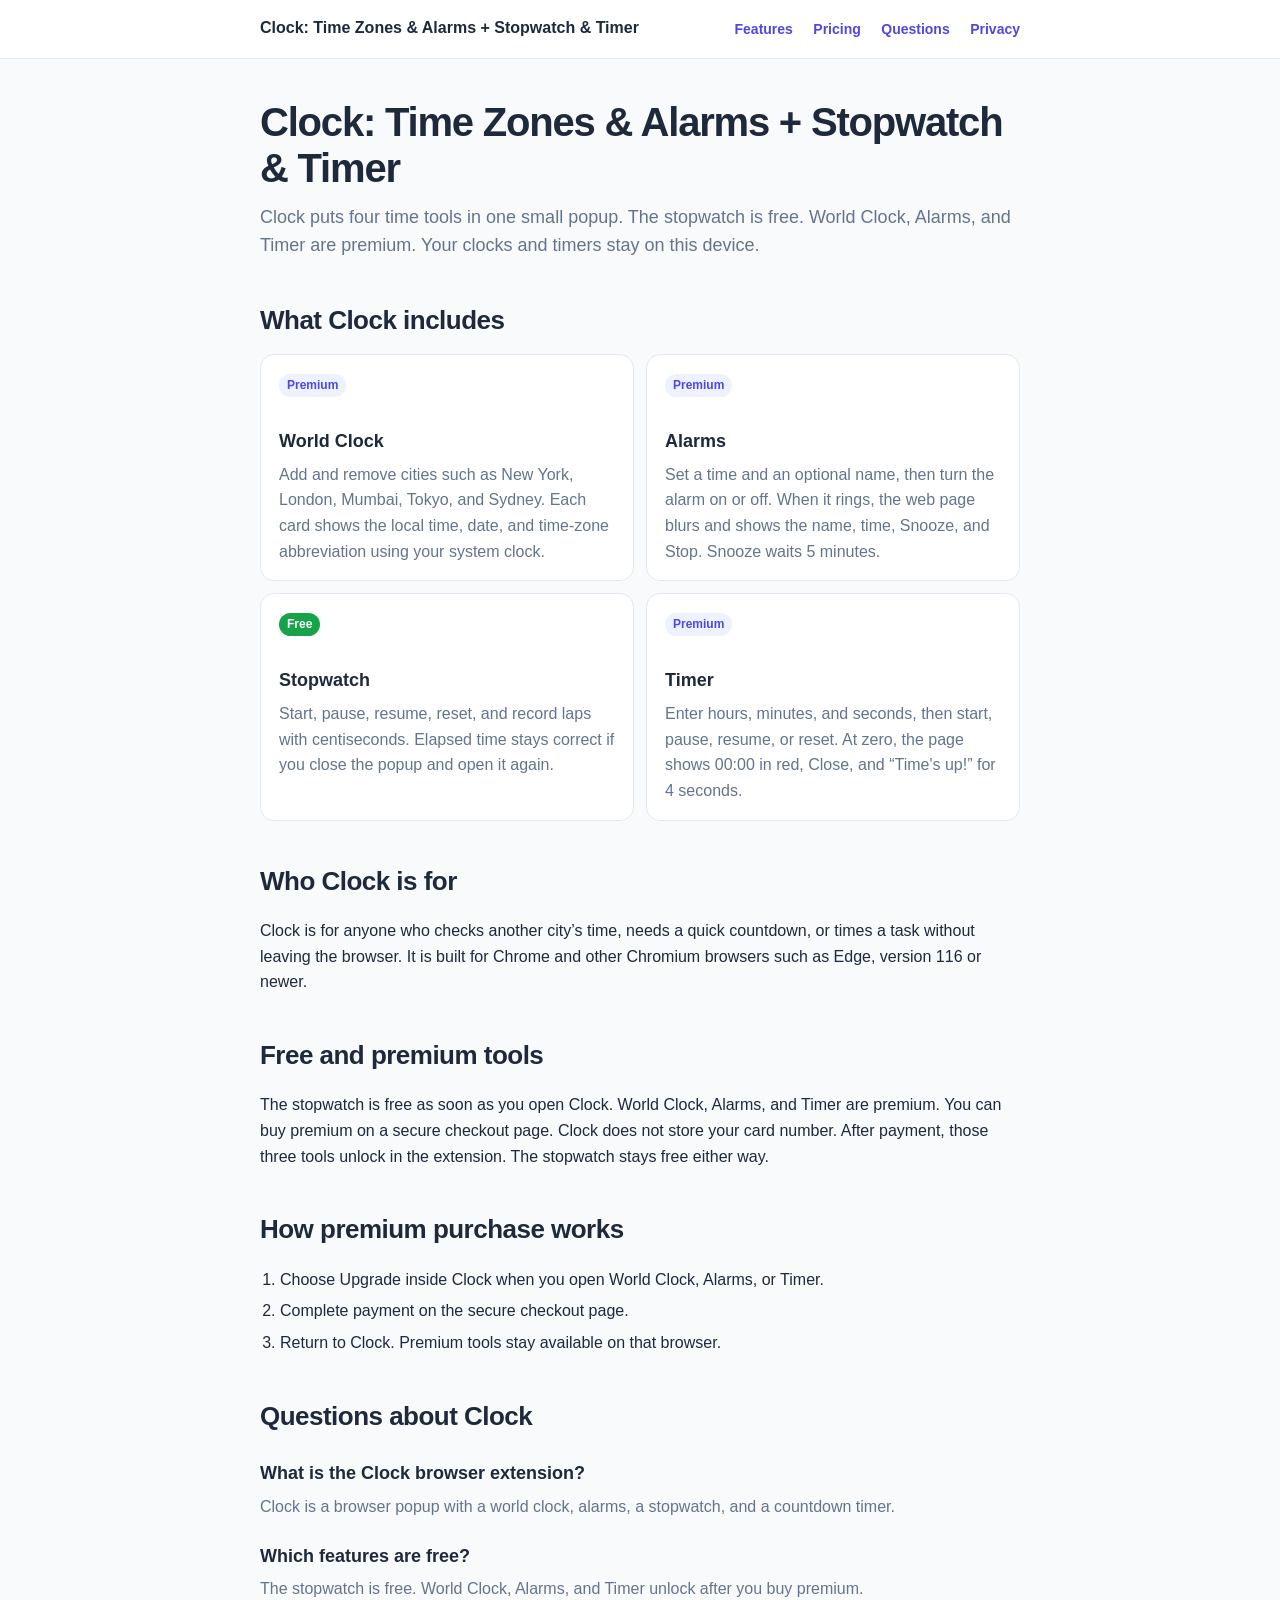
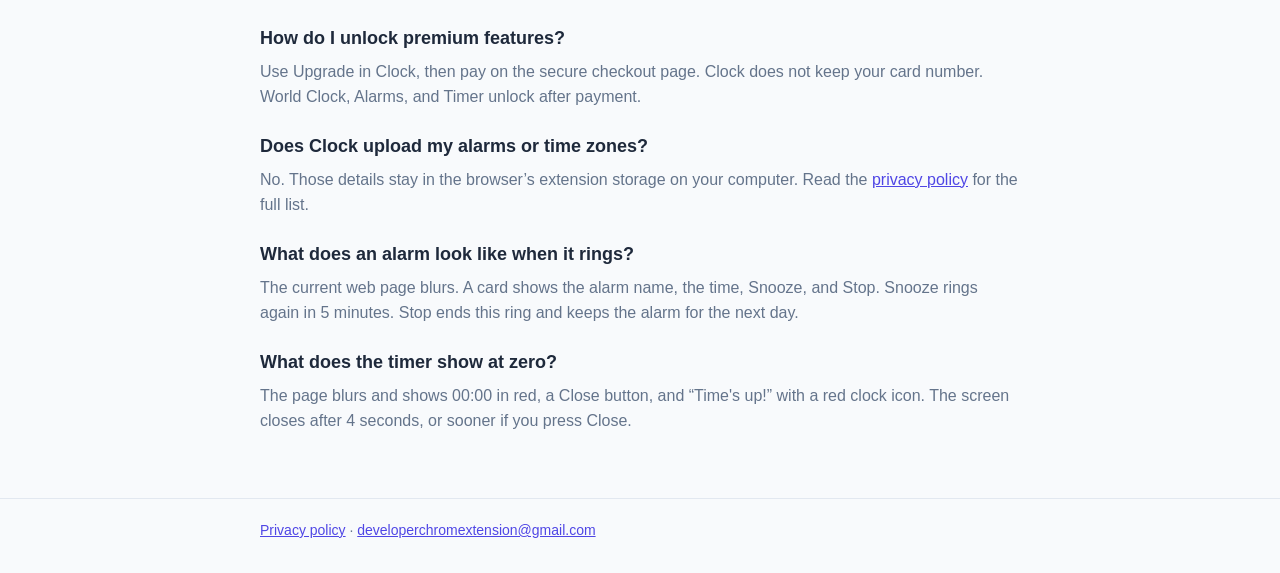
<file: index.html>
<!DOCTYPE html>
<html lang="en">
  <head>
    <meta charset="UTF-8" />
    <meta name="viewport" content="width=device-width, initial-scale=1" />
    <meta name="color-scheme" content="light dark" />
    <title>Clock: Time Zones &amp; Alarms + Stopwatch &amp; Timer</title>
    <meta
      name="description"
      content="Clock is a lightweight browser extension for world time zones, alarms, a free stopwatch, and a countdown timer. Times stay on your device."
    />
    <link rel="canonical" href="https://www.clockextension.site/" />
    <meta property="og:title" content="Clock: Time Zones &amp; Alarms + Stopwatch &amp; Timer" />
    <meta
      property="og:description"
      content="World clock, alarms, stopwatch, and timer in a small browser popup. Stopwatch is free. Other tools are premium."
    />
    <meta property="og:type" content="website" />
    <meta property="og:url" content="https://www.clockextension.site/" />
    <link rel="icon" href="icon48.png" />
    <link rel="stylesheet" href="site.css" />
    <script type="application/ld+json">
      {
        "@context": "https://schema.org",
        "@type": "SoftwareApplication",
        "name": "Clock: Time Zones & Alarms + Stopwatch & Timer",
        "applicationCategory": "BrowserApplication",
        "operatingSystem": "Chrome, Edge",
        "description": "A lightweight browser extension with a world clock, alarms, a stopwatch, and a countdown timer.",
        "offers": {
          "@type": "Offer",
          "price": "0",
          "priceCurrency": "USD",
          "description": "Stopwatch is free. World Clock, Alarms, and Timer are available with a premium purchase."
        },
        "url": "https://www.clockextension.site/"
      }
    </script>
    <script type="application/ld+json">
      {
        "@context": "https://schema.org",
        "@type": "FAQPage",
        "mainEntity": [
          {
            "@type": "Question",
            "name": "What is the Clock browser extension?",
            "acceptedAnswer": {
              "@type": "Answer",
              "text": "Clock is a browser popup with four tools: a world clock, alarms, a stopwatch, and a countdown timer."
            }
          },
          {
            "@type": "Question",
            "name": "Which Clock features are free?",
            "acceptedAnswer": {
              "@type": "Answer",
              "text": "The stopwatch is free. World Clock, Alarms, and Timer unlock after a premium purchase."
            }
          },
          {
            "@type": "Question",
            "name": "How do I unlock premium features?",
            "acceptedAnswer": {
              "@type": "Answer",
              "text": "Premium is purchased through a secure checkout page. Clock does not store your card number. After payment, World Clock, Alarms, and Timer unlock. The stopwatch stays free."
            }
          },
          {
            "@type": "Question",
            "name": "Does Clock upload my alarms or time zones?",
            "acceptedAnswer": {
              "@type": "Answer",
              "text": "No. Selected time zones, alarms, stopwatch state, and timer state stay in browser extension storage on your device."
            }
          },
          {
            "@type": "Question",
            "name": "What happens when an alarm or timer finishes?",
            "acceptedAnswer": {
              "@type": "Answer",
              "text": "An alarm blurs the open web page and shows the alarm name, time, Snooze, and Stop. A finished timer blurs the page, shows 00:00 in red, a Close button, and Time's up, then closes after 4 seconds."
            }
          }
        ]
      }
    </script>
  </head>
  <body>
    <header class="site">
      <div class="wrap">
        <a class="brand" href="./">Clock: Time Zones &amp; Alarms + Stopwatch &amp; Timer</a>
        <nav aria-label="Site">
          <a href="#features">Features</a>
          <a href="pricing.html">Pricing</a>
          <a href="#questions">Questions</a>
          <a href="privacy.html">Privacy</a>
        </nav>
      </div>
    </header>

    <main class="wrap">
      <h1>Clock: Time Zones &amp; Alarms + Stopwatch &amp; Timer</h1>
      <p class="lead">
        Clock puts four time tools in one small popup. The stopwatch is free.
        World Clock, Alarms, and Timer are premium. Your clocks and timers stay on this device.
      </p>

      <h2 id="features">What Clock includes</h2>
      <div class="grid two">
        <article class="card">
          <span class="tag">Premium</span>
          <h3>World Clock</h3>
          <p>
            Add and remove cities such as New York, London, Mumbai, Tokyo, and Sydney.
            Each card shows the local time, date, and time-zone abbreviation using your system clock.
          </p>
        </article>
        <article class="card">
          <span class="tag">Premium</span>
          <h3>Alarms</h3>
          <p>
            Set a time and an optional name, then turn the alarm on or off. When it rings, the web page blurs and shows the name, time, Snooze, and Stop. Snooze waits 5 minutes.
          </p>
        </article>
        <article class="card">
          <span class="tag free">Free</span>
          <h3>Stopwatch</h3>
          <p>
            Start, pause, resume, reset, and record laps with centiseconds. Elapsed time stays correct if you close the popup and open it again.
          </p>
        </article>
        <article class="card">
          <span class="tag">Premium</span>
          <h3>Timer</h3>
          <p>
            Enter hours, minutes, and seconds, then start, pause, resume, or reset. At zero, the page shows 00:00 in red, Close, and “Time's up!” for 4 seconds.
          </p>
        </article>
      </div>

      <h2>Who Clock is for</h2>
      <p>
        Clock is for anyone who checks another city’s time, needs a quick countdown, or times a task without leaving the browser. It is built for Chrome and other Chromium browsers such as Edge, version 116 or newer.
      </p>

      <h2>Free and premium tools</h2>
      <p>
        The stopwatch is free as soon as you open Clock. World Clock, Alarms, and Timer are premium. You can buy premium on a secure checkout page. Clock does not store your card number. After payment, those three tools unlock in the extension. The stopwatch stays free either way.
      </p>

      <h2>How premium purchase works</h2>
      <ol>
        <li>Choose Upgrade inside Clock when you open World Clock, Alarms, or Timer.</li>
        <li>Complete payment on the secure checkout page.</li>
        <li>Return to Clock. Premium tools stay available on that browser.</li>
      </ol>

      <h2 id="questions">Questions about Clock</h2>

      <h3>What is the Clock browser extension?</h3>
      <p class="answer">
        Clock is a browser popup with a world clock, alarms, a stopwatch, and a countdown timer.
      </p>

      <h3>Which features are free?</h3>
      <p class="answer">
        The stopwatch is free. World Clock, Alarms, and Timer unlock after you buy premium.
      </p>

      <h3>How do I unlock premium features?</h3>
      <p class="answer">
        Use Upgrade in Clock, then pay on the secure checkout page. Clock does not keep your card number. World Clock, Alarms, and Timer unlock after payment.
      </p>

      <h3>Does Clock upload my alarms or time zones?</h3>
      <p class="answer">
        No. Those details stay in the browser’s extension storage on your computer. Read the <a href="privacy.html">privacy policy</a> for the full list.
      </p>

      <h3>What does an alarm look like when it rings?</h3>
      <p class="answer">
        The current web page blurs. A card shows the alarm name, the time, Snooze, and Stop. Snooze rings again in 5 minutes. Stop ends this ring and keeps the alarm for the next day.
      </p>

      <h3>What does the timer show at zero?</h3>
      <p class="answer">
        The page blurs and shows 00:00 in red, a Close button, and “Time's up!” with a red clock icon. The screen closes after 4 seconds, or sooner if you press Close.
      </p>
    </main>

    <footer class="site">
      <div class="wrap">
        <a href="privacy.html">Privacy policy</a>
        · <a href="mailto:developerchromextension@gmail.com">developerchromextension@gmail.com</a>
      </div>
    </footer>
  </body>
</html>
</file>
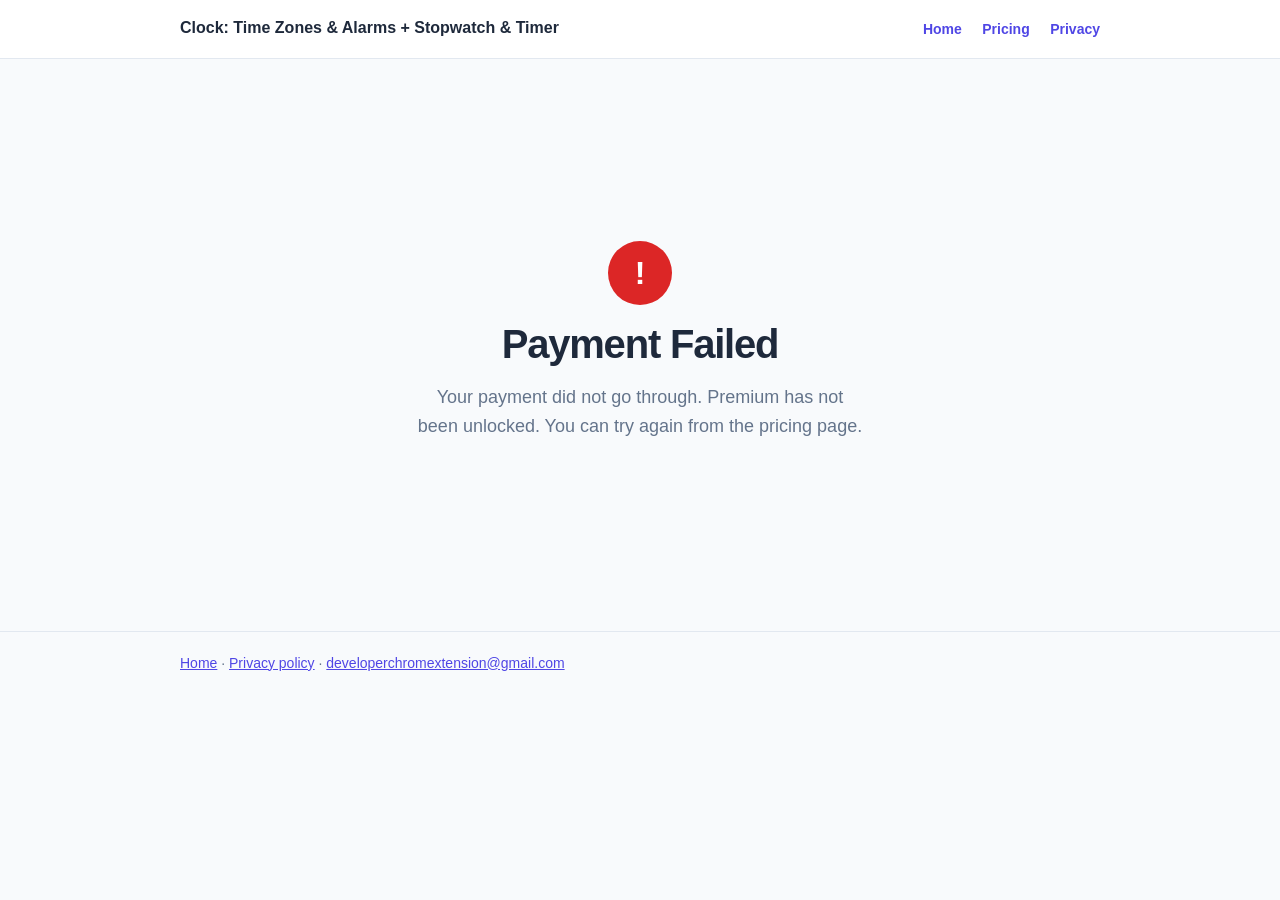
<file: failed.html>
<!DOCTYPE html>
<html lang="en">
  <head>
    <meta charset="UTF-8" />
    <meta name="viewport" content="width=device-width, initial-scale=1" />
    <meta name="color-scheme" content="light dark" />
    <meta name="robots" content="noindex" />
    <title>Payment failed — Clock</title>
    <link rel="canonical" href="https://www.clockextension.site/failed.html" />
    <link rel="icon" href="icon48.png" />
    <link rel="stylesheet" href="site.css" />
  </head>
  <body>
    <header class="site">
      <div class="wrap wide">
        <a class="brand" href="https://www.clockextension.site/">Clock: Time Zones &amp; Alarms + Stopwatch &amp; Timer</a>
        <nav aria-label="Site">
          <a href="https://www.clockextension.site/">Home</a>
          <a href="https://www.clockextension.site/pricing.html">Pricing</a>
          <a href="https://www.clockextension.site/privacy.html">Privacy</a>
        </nav>
      </div>
    </header>

    <main>
      <div class="wrap success">
        <div class="success-mark is-failed" aria-hidden="true">!</div>
        <h1>Payment Failed</h1>
        <p class="lead">
          Your payment did not go through. Premium has not been unlocked. You can try again from the pricing page.
        </p>
      </div>
    </main>

    <footer class="site">
      <div class="wrap wide">
        <a href="https://www.clockextension.site/">Home</a>
        · <a href="https://www.clockextension.site/privacy.html">Privacy policy</a>
        · <a href="mailto:developerchromextension@gmail.com">developerchromextension@gmail.com</a>
      </div>
    </footer>
  </body>
</html>
</file>
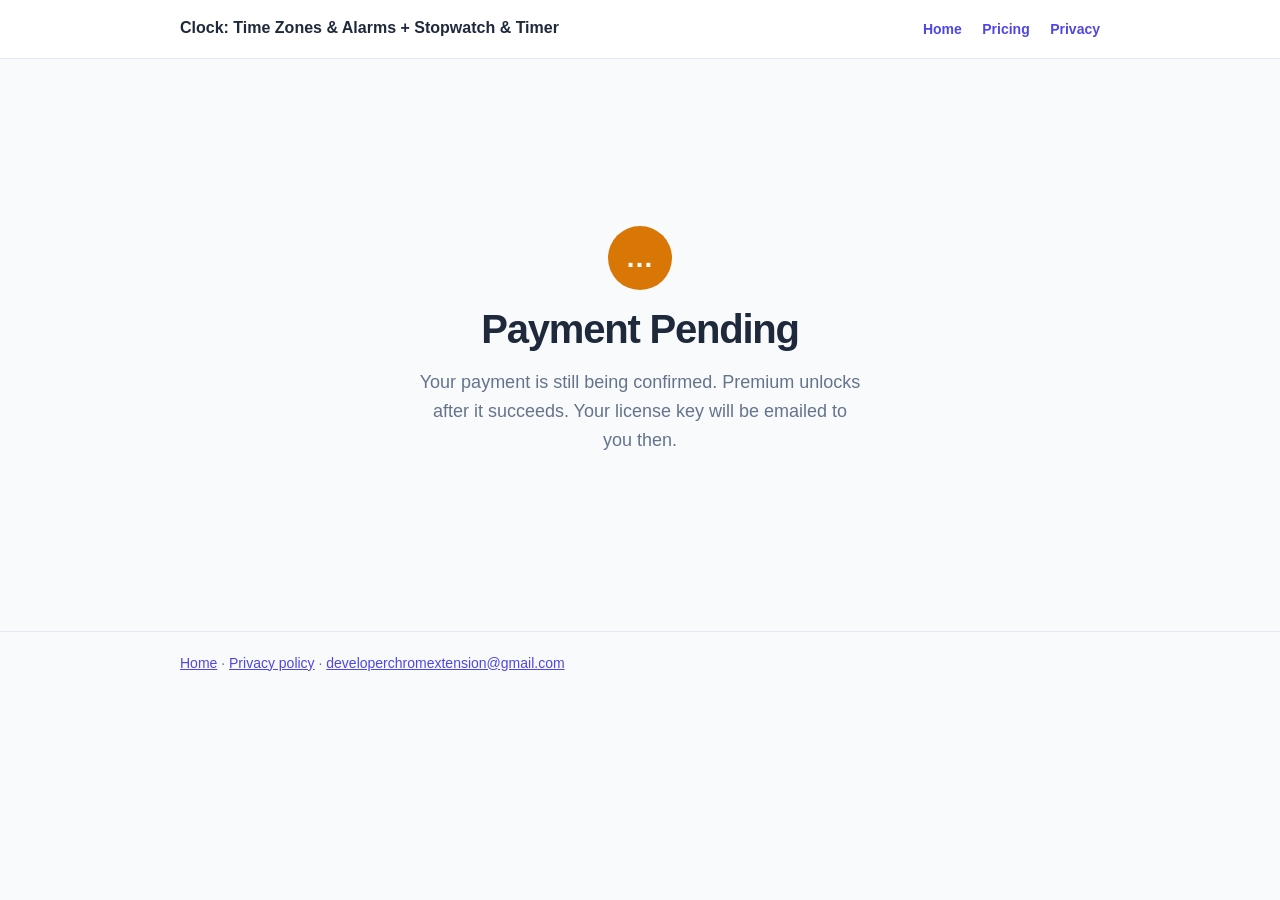
<file: pending.html>
<!DOCTYPE html>
<html lang="en">
  <head>
    <meta charset="UTF-8" />
    <meta name="viewport" content="width=device-width, initial-scale=1" />
    <meta name="color-scheme" content="light dark" />
    <meta name="robots" content="noindex" />
    <title>Payment pending — Clock</title>
    <link rel="canonical" href="https://www.clockextension.site/pending.html" />
    <link rel="icon" href="icon48.png" />
    <link rel="stylesheet" href="site.css" />
  </head>
  <body>
    <header class="site">
      <div class="wrap wide">
        <a class="brand" href="https://www.clockextension.site/">Clock: Time Zones &amp; Alarms + Stopwatch &amp; Timer</a>
        <nav aria-label="Site">
          <a href="https://www.clockextension.site/">Home</a>
          <a href="https://www.clockextension.site/pricing.html">Pricing</a>
          <a href="https://www.clockextension.site/privacy.html">Privacy</a>
        </nav>
      </div>
    </header>

    <main>
      <div class="wrap success">
        <div class="success-mark is-pending" aria-hidden="true">…</div>
        <h1>Payment Pending</h1>
        <p class="lead">
          Your payment is still being confirmed. Premium unlocks after it succeeds. Your license key will be emailed to you then.
        </p>
      </div>
    </main>

    <footer class="site">
      <div class="wrap wide">
        <a href="https://www.clockextension.site/">Home</a>
        · <a href="https://www.clockextension.site/privacy.html">Privacy policy</a>
        · <a href="mailto:developerchromextension@gmail.com">developerchromextension@gmail.com</a>
      </div>
    </footer>
  </body>
</html>
</file>
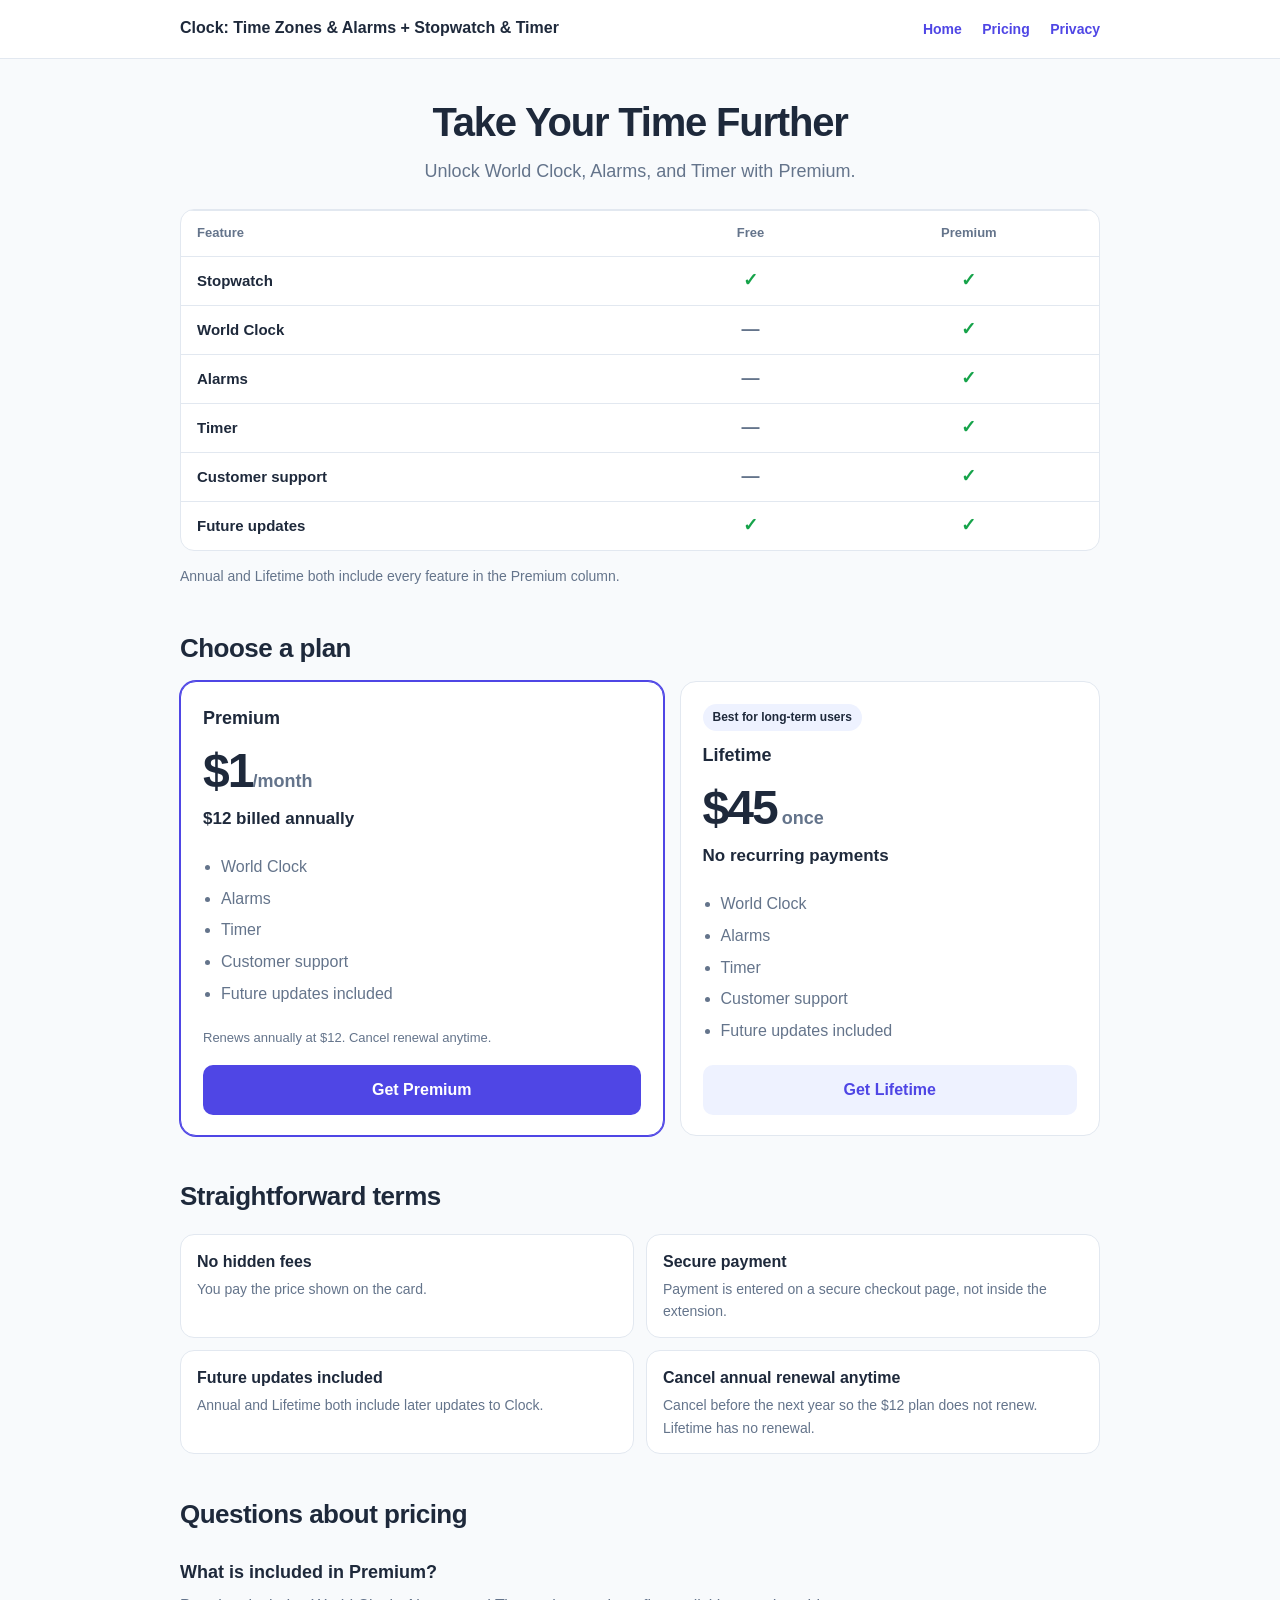
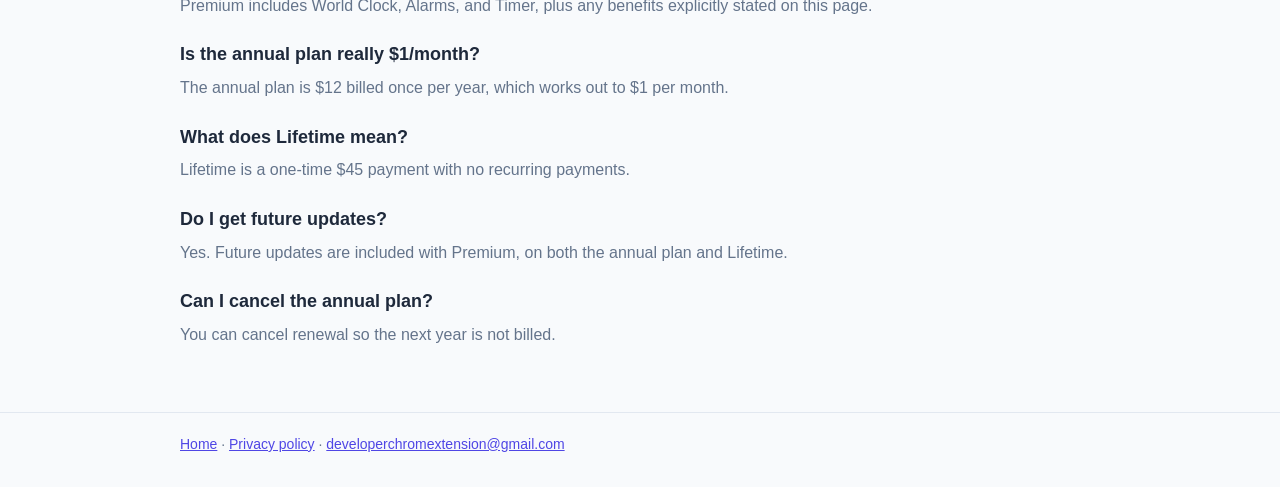
<file: pricing.html>
<!DOCTYPE html>
<html lang="en">
  <head>
    <meta charset="UTF-8" />
    <meta name="viewport" content="width=device-width, initial-scale=1" />
    <meta name="color-scheme" content="light dark" />
    <title>Clock Premium pricing — $12/year or $45 lifetime</title>
    <meta
      name="description"
      content="Clock Premium is shown as $1/month and billed at $12 for the year. Lifetime Premium is $45 once, with no recurring payments. The stopwatch stays free."
    />
    <link rel="canonical" href="https://www.clockextension.site/pricing.html" />
    <meta property="og:title" content="Clock Premium pricing" />
    <meta
      property="og:description"
      content="Premium is $1/month, billed at $12 for the year. Lifetime is $45 once."
    />
    <meta property="og:type" content="website" />
    <meta property="og:url" content="https://www.clockextension.site/pricing.html" />
    <link rel="icon" href="icon48.png" />
    <link rel="stylesheet" href="site.css" />
    <script type="application/ld+json">
      {
        "@context": "https://schema.org",
        "@type": "FAQPage",
        "mainEntity": [
          {
            "@type": "Question",
            "name": "What is included in Clock Premium?",
            "acceptedAnswer": {
              "@type": "Answer",
              "text": "Premium includes World Clock, Alarms, and Timer, plus any benefits explicitly stated on this page."
            }
          },
          {
            "@type": "Question",
            "name": "Is the annual plan really $1/month?",
            "acceptedAnswer": {
              "@type": "Answer",
              "text": "The annual plan is $12 billed once per year, which works out to $1 per month."
            }
          },
          {
            "@type": "Question",
            "name": "What does Lifetime mean?",
            "acceptedAnswer": {
              "@type": "Answer",
              "text": "Lifetime is a one-time $45 payment with no recurring payments."
            }
          },
          {
            "@type": "Question",
            "name": "Do I get future updates?",
            "acceptedAnswer": {
              "@type": "Answer",
              "text": "Yes. Future updates are included with Premium, on both the annual plan and Lifetime."
            }
          },
          {
            "@type": "Question",
            "name": "Can I cancel the annual plan?",
            "acceptedAnswer": {
              "@type": "Answer",
              "text": "You can cancel renewal of the annual plan so it does not bill another $12 for the next year. The $12 charge for the current year is the price of that year."
            }
          }
        ]
      }
    </script>
  </head>
  <body>
    <header class="site">
      <div class="wrap wide">
        <a class="brand" href="./">Clock: Time Zones &amp; Alarms + Stopwatch &amp; Timer</a>
        <nav aria-label="Site">
          <a href="./">Home</a>
          <a href="pricing.html">Pricing</a>
          <a href="privacy.html">Privacy</a>
        </nav>
      </div>
    </header>

    <main class="wrap wide">
      <h1 class="center">Take Your Time Further</h1>
      <p class="lead center">
        Unlock World Clock, Alarms, and Timer with Premium.
      </p>

      <div class="compare-wrap">
        <table class="compare">
          <thead>
            <tr>
              <th scope="col">Feature</th>
              <th scope="col">Free</th>
              <th scope="col">Premium</th>
            </tr>
          </thead>
          <tbody>
            <tr>
              <th scope="row">Stopwatch</th>
              <td><span class="mark yes" aria-label="Included">✓</span></td>
              <td><span class="mark yes" aria-label="Included">✓</span></td>
            </tr>
            <tr>
              <th scope="row">World Clock</th>
              <td><span class="mark no" aria-label="Not included">—</span></td>
              <td><span class="mark yes" aria-label="Included">✓</span></td>
            </tr>
            <tr>
              <th scope="row">Alarms</th>
              <td><span class="mark no" aria-label="Not included">—</span></td>
              <td><span class="mark yes" aria-label="Included">✓</span></td>
            </tr>
            <tr>
              <th scope="row">Timer</th>
              <td><span class="mark no" aria-label="Not included">—</span></td>
              <td><span class="mark yes" aria-label="Included">✓</span></td>
            </tr>
            <tr>
              <th scope="row">Customer support</th>
              <td><span class="mark no" aria-label="Not included">—</span></td>
              <td><span class="mark yes" aria-label="Included">✓</span></td>
            </tr>
            <tr>
              <th scope="row">Future updates</th>
              <td><span class="mark yes" aria-label="Included">✓</span></td>
              <td><span class="mark yes" aria-label="Included">✓</span></td>
            </tr>
          </tbody>
        </table>
      </div>
      <p class="compare-key">Annual and Lifetime both include every feature in the Premium column.</p>

      <h2>Choose a plan</h2>
      <div class="plans">
        <article class="plan plan-primary">
          <h3>Premium</h3>
          <p class="price">$1<span>/month</span></p>
          <p class="price-note">$12 billed annually</p>
          <ul class="plan-points">
            <li>World Clock</li>
            <li>Alarms</li>
            <li>Timer</li>
            <li>Customer support</li>
            <li>Future updates included</li>
          </ul>
          <p class="plan-fine">Renews annually at $12. Cancel renewal anytime.</p>
          <button class="btn plan-cta" type="button" data-plan="annual">Get Premium</button>
        </article>

        <article class="plan">
          <p class="plan-badge">Best for long-term users</p>
          <h3>Lifetime</h3>
          <p class="price">$45<span> once</span></p>
          <p class="price-note">No recurring payments</p>
          <ul class="plan-points">
            <li>World Clock</li>
            <li>Alarms</li>
            <li>Timer</li>
            <li>Customer support</li>
            <li>Future updates included</li>
          </ul>
          <button class="btn secondary plan-cta" type="button" data-plan="lifetime">Get Lifetime</button>
        </article>
      </div>

      <h2>Straightforward terms</h2>
      <ul class="trust">
        <li>
          <h3>No hidden fees</h3>
          <p>You pay the price shown on the card.</p>
        </li>
        <li>
          <h3>Secure payment</h3>
          <p>Payment is entered on a secure checkout page, not inside the extension.</p>
        </li>
        <li>
          <h3>Future updates included</h3>
          <p>Annual and Lifetime both include later updates to Clock.</p>
        </li>
        <li>
          <h3>Cancel annual renewal anytime</h3>
          <p>Cancel before the next year so the $12 plan does not renew. Lifetime has no renewal.</p>
        </li>
      </ul>

      <h2>Questions about pricing</h2>

      <h3>What is included in Premium?</h3>
      <p class="answer">Premium includes World Clock, Alarms, and Timer, plus any benefits explicitly stated on this page.</p>

      <h3>Is the annual plan really $1/month?</h3>
      <p class="answer">The annual plan is $12 billed once per year, which works out to $1 per month.</p>

      <h3>What does Lifetime mean?</h3>
      <p class="answer">Lifetime is a one-time $45 payment with no recurring payments.</p>

      <h3>Do I get future updates?</h3>
      <p class="answer">Yes. Future updates are included with Premium, on both the annual plan and Lifetime.</p>

      <h3>Can I cancel the annual plan?</h3>
      <p class="answer">You can cancel renewal so the next year is not billed.</p>
    </main>

    <footer class="site">
      <div class="wrap wide">
        <a href="./">Home</a>
        · <a href="privacy.html">Privacy policy</a>
        · <a href="mailto:developerchromextension@gmail.com">developerchromextension@gmail.com</a>
      </div>
    </footer>
    <script src="pricing.js"></script>
  </body>
</html>
</file>
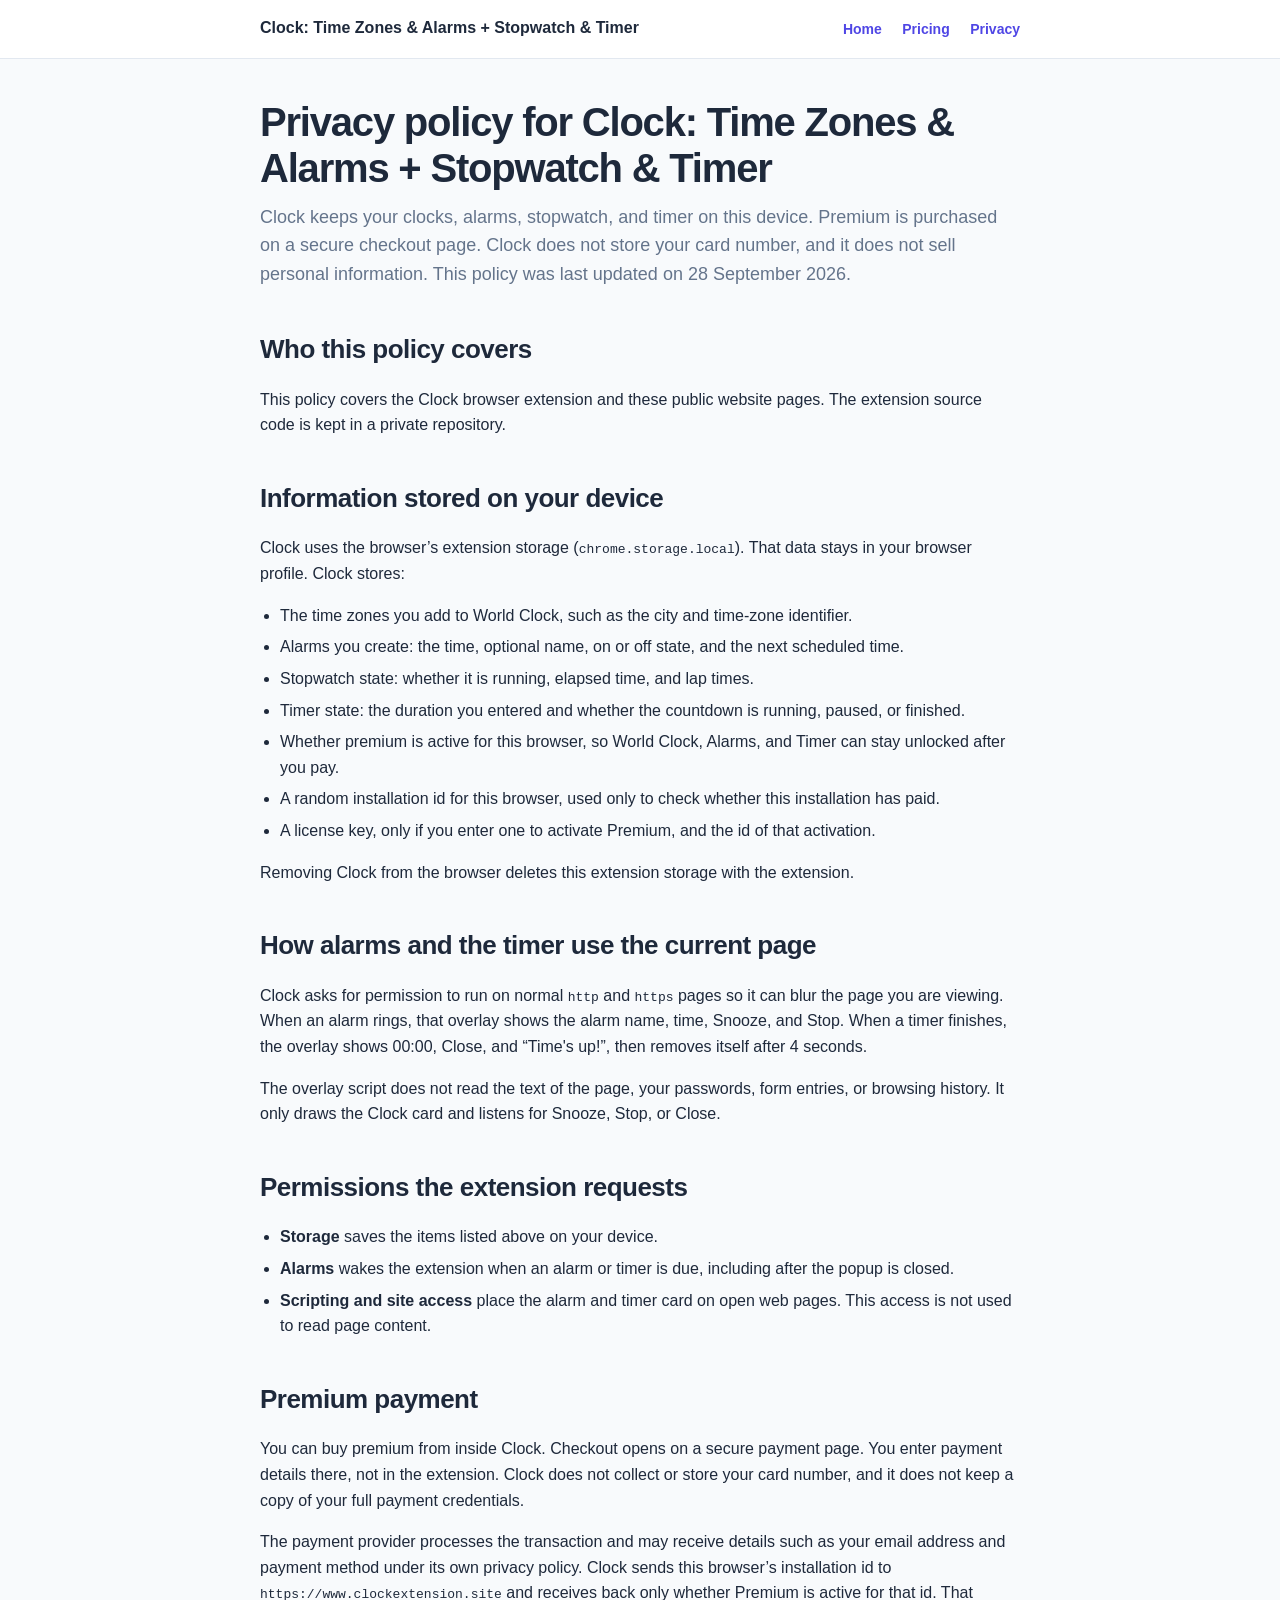
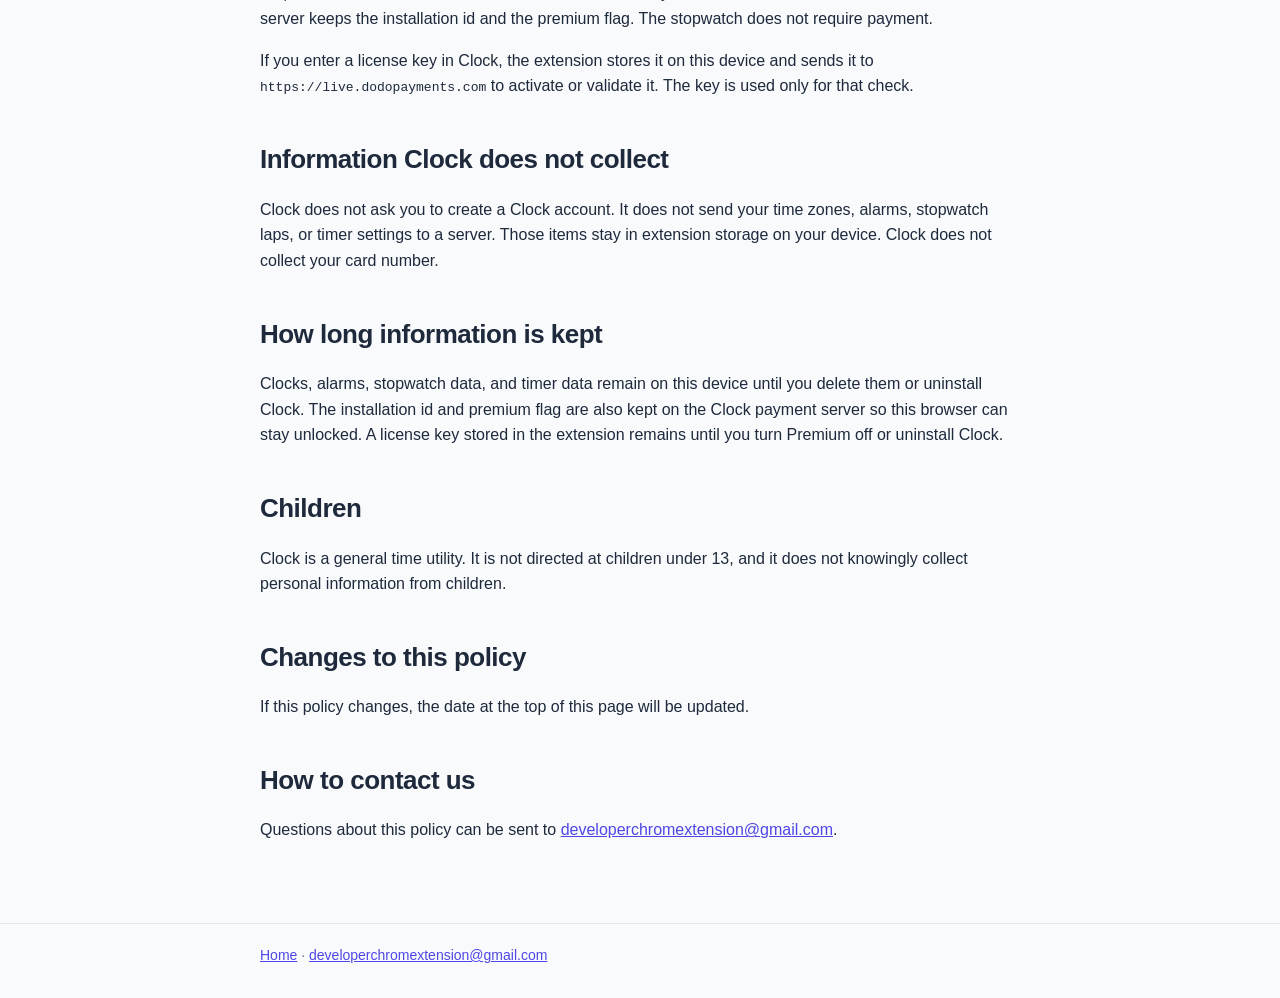
<file: privacy.html>
<!DOCTYPE html>
<html lang="en">
  <head>
    <meta charset="UTF-8" />
    <meta name="viewport" content="width=device-width, initial-scale=1" />
    <meta name="color-scheme" content="light dark" />
    <title>Privacy policy — Clock: Time Zones &amp; Alarms + Stopwatch &amp; Timer</title>
    <meta
      name="description"
      content="Clock stores time zones, alarms, stopwatch, and timer data on your device. Premium payment is handled on a secure checkout page. Clock does not store card numbers."
    />
    <link rel="canonical" href="https://www.clockextension.site/privacy.html" />
    <meta property="og:title" content="Privacy policy — Clock: Time Zones &amp; Alarms + Stopwatch &amp; Timer" />
    <meta
      property="og:description"
      content="What the Clock browser extension stores on your device, and what it does not collect."
    />
    <meta property="og:type" content="article" />
    <meta property="og:url" content="https://www.clockextension.site/privacy.html" />
    <link rel="icon" href="icon48.png" />
    <link rel="stylesheet" href="site.css" />
    <script type="application/ld+json">
      {
        "@context": "https://schema.org",
        "@type": "WebPage",
        "name": "Privacy policy — Clock: Time Zones & Alarms + Stopwatch & Timer",
        "dateModified": "2026-09-28",
        "description": "Privacy policy for the Clock browser extension."
      }
    </script>
  </head>
  <body>
    <header class="site">
      <div class="wrap">
        <a class="brand" href="./">Clock: Time Zones &amp; Alarms + Stopwatch &amp; Timer</a>
        <nav aria-label="Site">
          <a href="./">Home</a>
          <a href="pricing.html">Pricing</a>
          <a href="privacy.html">Privacy</a>
        </nav>
      </div>
    </header>

    <main class="wrap">
      <h1>Privacy policy for Clock: Time Zones &amp; Alarms + Stopwatch &amp; Timer</h1>
      <p class="lead">
        Clock keeps your clocks, alarms, stopwatch, and timer on this device. Premium is purchased on a secure checkout page. Clock does not store your card number, and it does not sell personal information. This policy was last updated on 28 September 2026.
      </p>

      <h2>Who this policy covers</h2>
      <p>
        This policy covers the Clock browser extension and these public website pages. The extension source code is kept in a private repository.
      </p>

      <h2>Information stored on your device</h2>
      <p>
        Clock uses the browser’s extension storage (<code>chrome.storage.local</code>). That data stays in your browser profile. Clock stores:
      </p>
      <ul>
        <li>The time zones you add to World Clock, such as the city and time-zone identifier.</li>
        <li>Alarms you create: the time, optional name, on or off state, and the next scheduled time.</li>
        <li>Stopwatch state: whether it is running, elapsed time, and lap times.</li>
        <li>Timer state: the duration you entered and whether the countdown is running, paused, or finished.</li>
        <li>Whether premium is active for this browser, so World Clock, Alarms, and Timer can stay unlocked after you pay.</li>
        <li>A random installation id for this browser, used only to check whether this installation has paid.</li>
        <li>A license key, only if you enter one to activate Premium, and the id of that activation.</li>
      </ul>
      <p>
        Removing Clock from the browser deletes this extension storage with the extension.
      </p>

      <h2>How alarms and the timer use the current page</h2>
      <p>
        Clock asks for permission to run on normal <code>http</code> and <code>https</code> pages so it can blur the page you are viewing. When an alarm rings, that overlay shows the alarm name, time, Snooze, and Stop. When a timer finishes, the overlay shows 00:00, Close, and “Time's up!”, then removes itself after 4 seconds.
      </p>
      <p>
        The overlay script does not read the text of the page, your passwords, form entries, or browsing history. It only draws the Clock card and listens for Snooze, Stop, or Close.
      </p>

      <h2>Permissions the extension requests</h2>
      <ul>
        <li><strong>Storage</strong> saves the items listed above on your device.</li>
        <li><strong>Alarms</strong> wakes the extension when an alarm or timer is due, including after the popup is closed.</li>
        <li><strong>Scripting and site access</strong> place the alarm and timer card on open web pages. This access is not used to read page content.</li>
      </ul>

      <h2>Premium payment</h2>
      <p>
        You can buy premium from inside Clock. Checkout opens on a secure payment page. You enter payment details there, not in the extension. Clock does not collect or store your card number, and it does not keep a copy of your full payment credentials.
      </p>
      <p>
        The payment provider processes the transaction and may receive details such as your email address and payment method under its own privacy policy. Clock sends this browser’s installation id to <code>https://www.clockextension.site</code> and receives back only whether Premium is active for that id. That server keeps the installation id and the premium flag. The stopwatch does not require payment.
      </p>
      <p>
        If you enter a license key in Clock, the extension stores it on this device and sends it to <code>https://live.dodopayments.com</code> to activate or validate it. The key is used only for that check.
      </p>

      <h2>Information Clock does not collect</h2>
      <p>
        Clock does not ask you to create a Clock account. It does not send your time zones, alarms, stopwatch laps, or timer settings to a server. Those items stay in extension storage on your device. Clock does not collect your card number.
      </p>

      <h2>How long information is kept</h2>
      <p>
        Clocks, alarms, stopwatch data, and timer data remain on this device until you delete them or uninstall Clock. The installation id and premium flag are also kept on the Clock payment server so this browser can stay unlocked. A license key stored in the extension remains until you turn Premium off or uninstall Clock.
      </p>

      <h2>Children</h2>
      <p>
        Clock is a general time utility. It is not directed at children under 13, and it does not knowingly collect personal information from children.
      </p>

      <h2>Changes to this policy</h2>
      <p>
        If this policy changes, the date at the top of this page will be updated.
      </p>

      <h2>How to contact us</h2>
      <p>
        Questions about this policy can be sent to <a href="mailto:developerchromextension@gmail.com">developerchromextension@gmail.com</a>.
      </p>
    </main>

    <footer class="site">
      <div class="wrap">
        <a href="./">Home</a>
        · <a href="mailto:developerchromextension@gmail.com">developerchromextension@gmail.com</a>
      </div>
    </footer>
  </body>
</html>
</file>
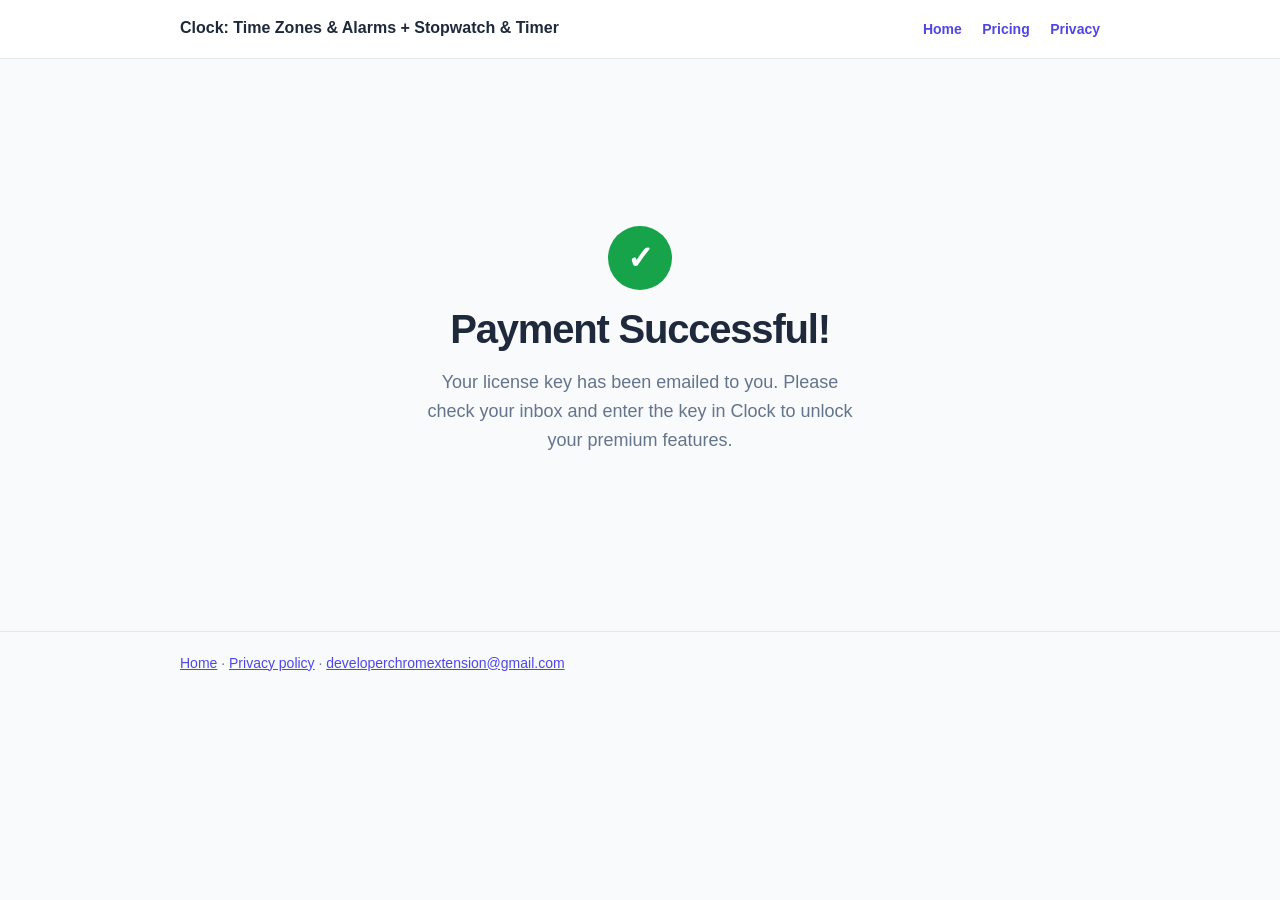
<file: success.html>
<!DOCTYPE html>
<html lang="en">
  <head>
    <meta charset="UTF-8" />
    <meta name="viewport" content="width=device-width, initial-scale=1" />
    <meta name="color-scheme" content="light dark" />
    <meta name="robots" content="noindex" />
    <title>Payment successful — Clock</title>
    <link rel="canonical" href="https://www.clockextension.site/success.html" />
    <link rel="icon" href="icon48.png" />
    <link rel="stylesheet" href="site.css" />
    <script>
      (function () {
        var status = (new URLSearchParams(location.search).get("status") || "").toLowerCase();
        if (status === "failed") location.replace("failed.html" + location.search);
        else if (status === "processing" || status.indexOf("requires_") === 0) {
          location.replace("pending.html" + location.search);
        }
      })();
    </script>
  </head>
  <body>
    <header class="site">
      <div class="wrap wide">
        <a class="brand" href="https://www.clockextension.site/">Clock: Time Zones &amp; Alarms + Stopwatch &amp; Timer</a>
        <nav aria-label="Site">
          <a href="https://www.clockextension.site/">Home</a>
          <a href="https://www.clockextension.site/pricing.html">Pricing</a>
          <a href="https://www.clockextension.site/privacy.html">Privacy</a>
        </nav>
      </div>
    </header>

    <main>
      <div class="wrap success">
        <div class="success-mark" aria-hidden="true">✓</div>
        <h1>Payment Successful!</h1>
        <p class="lead">
          Your license key has been emailed to you. Please check your inbox and enter the key in Clock to unlock your premium features.
        </p>
      </div>
    </main>

    <footer class="site">
      <div class="wrap wide">
        <a href="https://www.clockextension.site/">Home</a>
        · <a href="https://www.clockextension.site/privacy.html">Privacy policy</a>
        · <a href="mailto:developerchromextension@gmail.com">developerchromextension@gmail.com</a>
      </div>
    </footer>
  </body>
</html>
</file>
<file: site.css>
:root {
  color-scheme: light;
  --bg: #f8fafc;
  --card: #ffffff;
  --text: #1e293b;
  --muted: #64748b;
  --border: #e2e8f0;
  --primary: #4f46e5;
  --primary-dark: #4338ca;
  --on-primary: #ffffff;
  --soft: #eef2ff;
}

@media (prefers-color-scheme: dark) {
  :root {
    color-scheme: dark;
    --bg: #0f172a;
    --card: #1e293b;
    --text: #f1f5f9;
    --muted: #94a3b8;
    --border: #334155;
    --primary: #818cf8;
    --primary-dark: #a5b4fc;
    --soft: #312e81;
  }
}

* { box-sizing: border-box; }

body {
  margin: 0;
  font-family: -apple-system, BlinkMacSystemFont, "Segoe UI", Roboto, Helvetica, Arial, sans-serif;
  background: var(--bg);
  color: var(--text);
  line-height: 1.6;
}

a { color: var(--primary); }

.wrap {
  width: min(760px, calc(100% - 32px));
  margin: 0 auto;
}

.wrap.wide {
  width: min(920px, calc(100% - 32px));
}

header.site {
  border-bottom: 1px solid var(--border);
  background: var(--card);
}

header.site .wrap {
  display: flex;
  align-items: center;
  justify-content: space-between;
  padding: 16px 0;
}

.brand {
  font-weight: 700;
  text-decoration: none;
  color: var(--text);
  max-width: 70%;
  line-height: 1.3;
}

nav a {
  margin-left: 16px;
  text-decoration: none;
  font-weight: 600;
  font-size: 14px;
}

main { padding: 40px 0 64px; }

h1 {
  font-size: 40px;
  line-height: 1.15;
  letter-spacing: -0.03em;
  margin: 0 0 12px;
}

h2 {
  font-size: 26px;
  letter-spacing: -0.02em;
  margin: 40px 0 12px;
}

h3 {
  font-size: 18px;
  margin: 22px 0 6px;
}

.lead {
  font-size: 18px;
  color: var(--muted);
  margin: 0 0 24px;
}

.center { text-align: center; }

.actions { display: flex; gap: 10px; flex-wrap: wrap; }

.btn {
  display: inline-block;
  background: var(--primary);
  color: var(--on-primary);
  text-decoration: none;
  font-weight: 700;
  border-radius: 10px;
  padding: 12px 16px;
}

.btn:hover { background: var(--primary-dark); }

.btn.secondary {
  background: var(--soft);
  color: var(--primary);
}

.grid {
  display: grid;
  gap: 12px;
}

@media (min-width: 640px) {
  .grid.two { grid-template-columns: 1fr 1fr; }
}

.card {
  background: var(--card);
  border: 1px solid var(--border);
  border-radius: 14px;
  padding: 16px 18px;
}

.card p, .answer { margin: 0; color: var(--muted); }

.tag {
  display: inline-block;
  font-size: 12px;
  font-weight: 700;
  color: var(--primary);
  background: var(--soft);
  border-radius: 999px;
  padding: 2px 8px;
  margin-bottom: 8px;
}

.tag.free {
  color: #ffffff;
  background: #16a34a;
}

ol, ul { padding-left: 20px; }
li { margin: 6px 0; }

footer.site {
  border-top: 1px solid var(--border);
  padding: 20px 0 32px;
  color: var(--muted);
  font-size: 14px;
}

.plans {
  display: grid;
  gap: 16px;
}

@media (min-width: 720px) {
  .plans { grid-template-columns: 1.15fr 1fr; align-items: stretch; }
}

.plan {
  background: var(--card);
  border: 1px solid var(--border);
  border-radius: 16px;
  padding: 22px 22px 20px;
  display: flex;
  flex-direction: column;
}

.plan-primary {
  border-color: var(--primary);
  box-shadow: 0 0 0 1px var(--primary);
}

.plan h3 {
  margin: 0;
  font-size: 18px;
}

.plan-badge {
  align-self: flex-start;
  margin: 0 0 10px;
  font-size: 12px;
  font-weight: 700;
  color: var(--text);
  background: var(--soft);
  border-radius: 999px;
  padding: 4px 10px;
}

.price {
  margin: 14px 0 0;
  font-size: 48px;
  font-weight: 700;
  letter-spacing: -0.04em;
  line-height: 1;
}

.price span {
  font-size: 18px;
  font-weight: 600;
  letter-spacing: 0;
  color: var(--muted);
}

.price-note {
  margin: 10px 0 0;
  font-size: 17px;
  font-weight: 700;
}

.plan-points {
  margin: 16px 0;
  padding-left: 18px;
  color: var(--muted);
}

.plan-fine {
  margin: 0 0 16px;
  font-size: 13px;
  color: var(--muted);
}

.plan-cta {
  margin-top: auto;
  text-align: center;
  border: none;
  cursor: pointer;
  font: inherit;
  font-weight: 700;
}

.compare-wrap {
  overflow-x: auto;
  border: 1px solid var(--border);
  border-radius: 14px;
  background: var(--card);
}

.compare {
  width: 100%;
  border-collapse: collapse;
  font-size: 15px;
}

.compare th,
.compare td {
  padding: 12px 16px;
  text-align: left;
  border-top: 1px solid var(--border);
}

.compare thead th {
  color: var(--muted);
  font-size: 13px;
}

.compare thead th:not(:first-child),
.compare td {
  text-align: center;
}

.mark {
  font-size: 18px;
  font-weight: 700;
  line-height: 1;
}

.mark.yes { color: #16a34a; }
.mark.no { color: var(--muted); }

.compare-key {
  font-size: 14px;
  color: var(--muted);
}

.trust {
  list-style: none;
  padding: 0;
  display: grid;
  gap: 12px;
}

@media (min-width: 720px) {
  .trust { grid-template-columns: 1fr 1fr; }
}

.trust li {
  background: var(--card);
  border: 1px solid var(--border);
  border-radius: 14px;
  padding: 14px 16px;
  margin: 0;
}

.trust h3 { margin: 0 0 4px; font-size: 16px; }
.trust p { margin: 0; color: var(--muted); font-size: 14px; }

.success {
  min-height: 52vh;
  display: flex;
  flex-direction: column;
  align-items: center;
  justify-content: center;
  text-align: center;
  gap: 16px;
  padding: 24px 0 8px;
}

.success-mark {
  width: 64px;
  height: 64px;
  margin: 0;
  border-radius: 50%;
  background: #16a34a;
  color: #ffffff;
  font-size: 32px;
  font-weight: 700;
  line-height: 64px;
}

.success-mark.is-failed {
  background: #dc2626;
}

.success-mark.is-pending {
  background: #d97706;
  font-size: 28px;
  letter-spacing: 1px;
}

.success h1 {
  margin: 0;
}

.success .lead {
  max-width: 28rem;
  margin: 0;
}

.success .btn.continue {
  margin-top: 8px;
}
</file>
